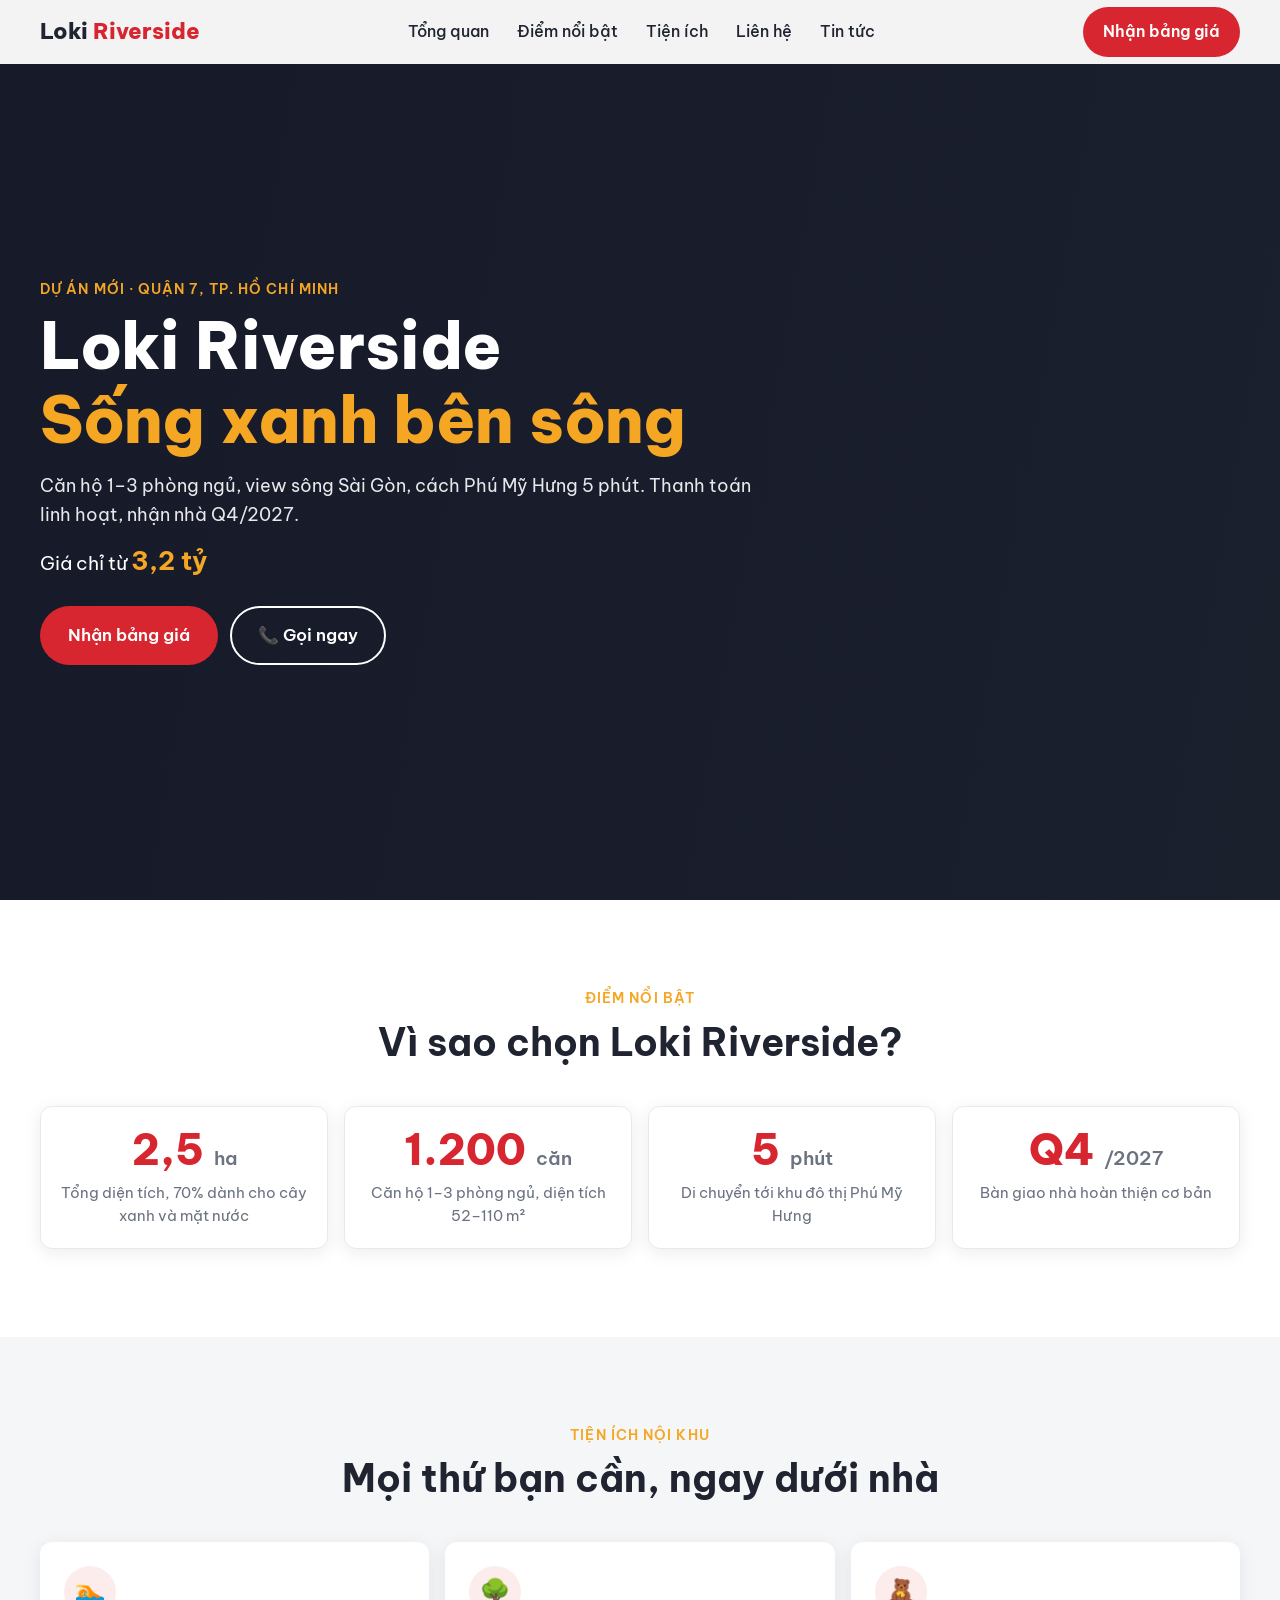
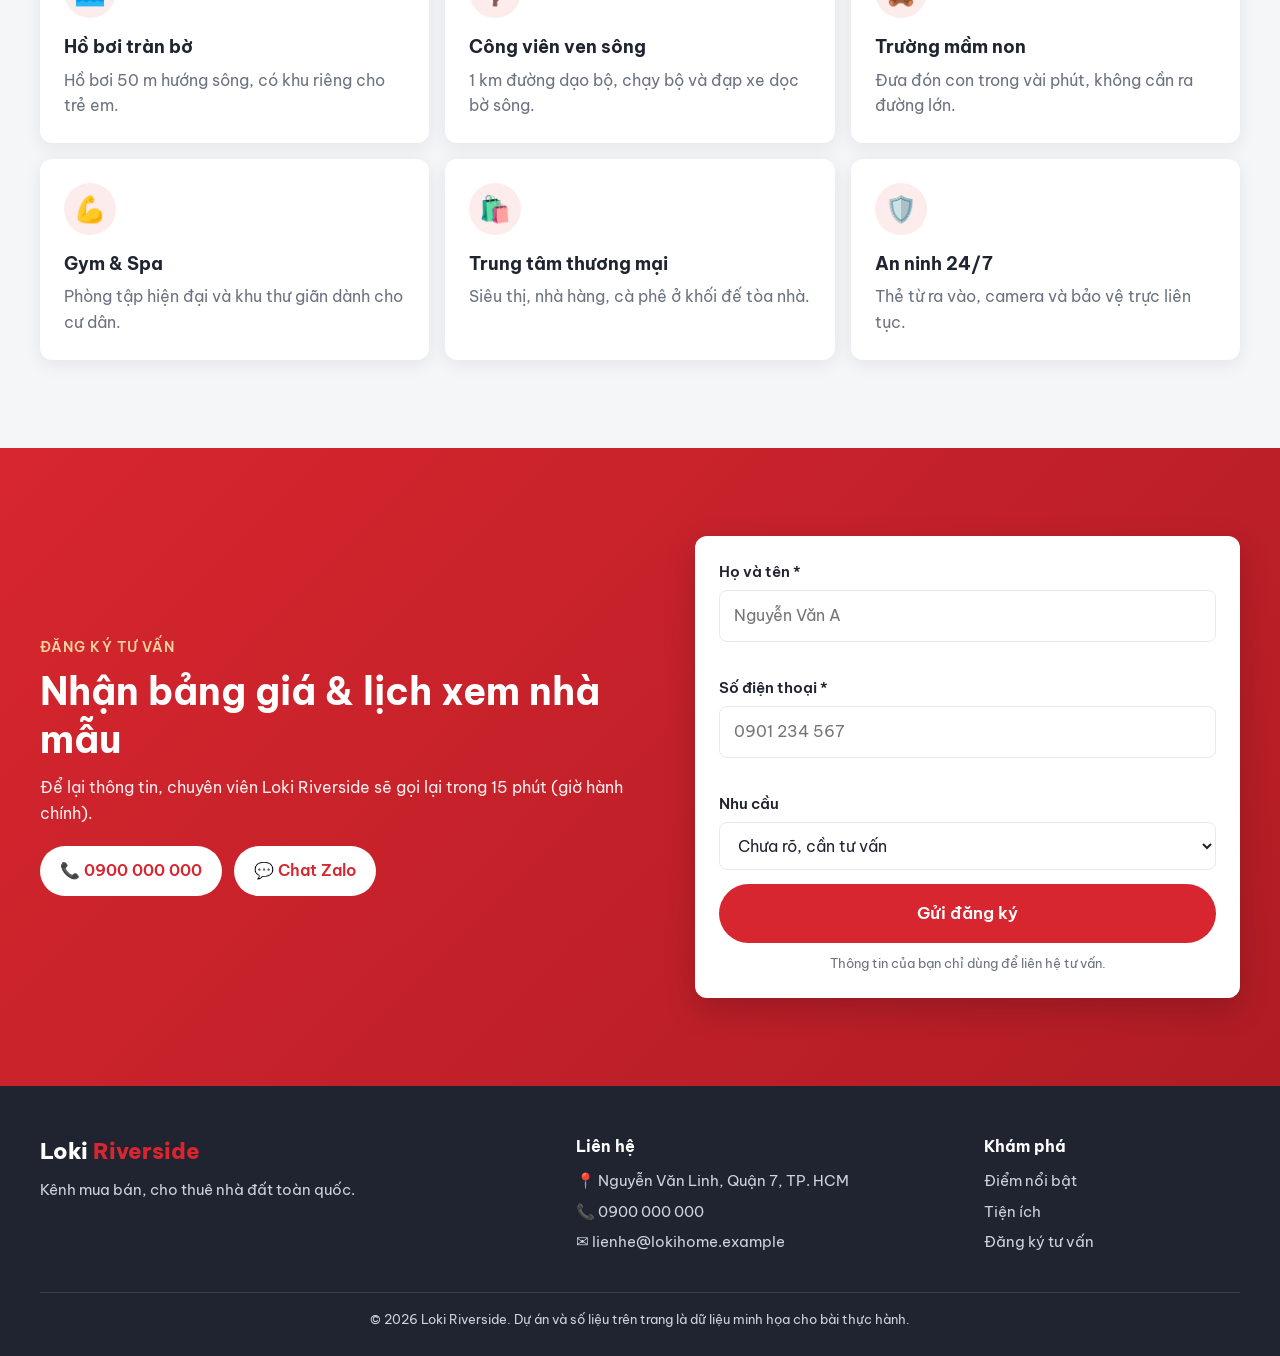
<file: frontend/can-ho-quan-7/index.html>
<!DOCTYPE html>
<!--
  Trang giới thiệu dự án căn hộ Loki Riverside – Quận 7 (dự án HƯ CẤU, số liệu minh họa).
  Gồm 6 khu vực: Header · Hero · Nổi bật · Tiện ích · Liên hệ · Footer.
  Giao diện ở css/style.css, tương tác ở js/main.js.
-->
<html lang="vi">
<head>
  <meta charset="UTF-8" />
  <meta name="viewport" content="width=device-width, initial-scale=1.0" />
  <title>Loki Riverside – Căn hộ ven sông Quận 7</title>
  <meta name="description" content="Loki Riverside: căn hộ ven sông Quận 7, giá từ 3,2 tỷ. Đăng ký nhận bảng giá và lịch xem nhà mẫu." />
  <link rel="preconnect" href="https://fonts.googleapis.com" />
  <link rel="preconnect" href="https://fonts.gstatic.com" crossorigin />
  <link href="https://fonts.googleapis.com/css2?family=Be+Vietnam+Pro:wght@400;500;600;700;800&display=swap" rel="stylesheet" />
  <link rel="stylesheet" href="css/style.css" />
</head>
<body>

  <!-- ===== 1. HEADER: logo, menu, nút CTA. Dính trên đầu trang để luôn bấm được CTA ===== -->
  <header class="site-header" id="siteHeader">
    <div class="container header-inner">
      <a href="#tong-quan" class="logo">Loki <span>Riverside</span></a>

      <nav class="nav" id="nav" aria-label="Menu chính">
        <a href="#tong-quan">Tổng quan</a>
        <a href="#noi-bat">Điểm nổi bật</a>
        <a href="#tien-ich">Tiện ích</a>
        <a href="#lien-he">Liên hệ</a>
        <a href="../tin-tuc/index.html">Tin tức</a>
      </nav>

      <a href="#lien-he" class="btn btn-primary header-cta">Nhận bảng giá</a>

      <!-- Nút ☰ chỉ hiện trên điện thoại; aria-expanded báo cho trình đọc màn hình biết menu đang mở hay đóng -->
      <button class="menu-toggle" id="menuToggle" aria-label="Mở menu" aria-expanded="false" aria-controls="nav">
        <span></span><span></span><span></span>
      </button>
    </div>
  </header>

  <main>
    <!-- ===== 2. HERO: ấn tượng đầu tiên – tên dự án, giá, 2 nút hành động ===== -->
    <section class="hero" id="tong-quan">
      <div class="container hero-content">
        <p class="eyebrow">Dự án mới · Quận 7, TP. Hồ Chí Minh</p>
        <h1>Loki Riverside<br /><span>Sống xanh bên sông</span></h1>
        <p class="hero-desc">Căn hộ 1–3 phòng ngủ, view sông Sài Gòn, cách Phú Mỹ Hưng 5 phút. Thanh toán linh hoạt, nhận nhà Q4/2027.</p>
        <p class="hero-price">Giá chỉ từ <strong>3,2 tỷ</strong></p>
        <div class="hero-actions">
          <a href="#lien-he" class="btn btn-primary btn-lg">Nhận bảng giá</a>
          <a href="tel:0900000000" class="btn btn-outline btn-lg">📞 Gọi ngay</a>
        </div>
      </div>
    </section>

    <!-- ===== 3. NỔI BẬT: 4 con số giúp người xem nắm nhanh quy mô dự án ===== -->
    <section class="section" id="noi-bat">
      <div class="container">
        <div class="section-head reveal">
          <p class="eyebrow">Điểm nổi bật</p>
          <h2>Vì sao chọn Loki Riverside?</h2>
        </div>
        <div class="stats">
          <article class="stat reveal">
            <p class="stat-num">2,5 <small>ha</small></p>
            <p class="stat-label">Tổng diện tích, 70% dành cho cây xanh và mặt nước</p>
          </article>
          <article class="stat reveal">
            <p class="stat-num">1.200 <small>căn</small></p>
            <p class="stat-label">Căn hộ 1–3 phòng ngủ, diện tích 52–110 m²</p>
          </article>
          <article class="stat reveal">
            <p class="stat-num">5 <small>phút</small></p>
            <p class="stat-label">Di chuyển tới khu đô thị Phú Mỹ Hưng</p>
          </article>
          <article class="stat reveal">
            <p class="stat-num">Q4 <small>/2027</small></p>
            <p class="stat-label">Bàn giao nhà hoàn thiện cơ bản</p>
          </article>
        </div>
      </div>
    </section>

    <!-- ===== 4. TIỆN ÍCH: 6 thẻ giá trị sống ===== -->
    <section class="section section-alt" id="tien-ich">
      <div class="container">
        <div class="section-head reveal">
          <p class="eyebrow">Tiện ích nội khu</p>
          <h2>Mọi thứ bạn cần, ngay dưới nhà</h2>
        </div>
        <div class="features">
          <article class="feature reveal">
            <span class="feature-icon" aria-hidden="true">🏊</span>
            <h3>Hồ bơi tràn bờ</h3>
            <p>Hồ bơi 50 m hướng sông, có khu riêng cho trẻ em.</p>
          </article>
          <article class="feature reveal">
            <span class="feature-icon" aria-hidden="true">🌳</span>
            <h3>Công viên ven sông</h3>
            <p>1 km đường dạo bộ, chạy bộ và đạp xe dọc bờ sông.</p>
          </article>
          <article class="feature reveal">
            <span class="feature-icon" aria-hidden="true">🧸</span>
            <h3>Trường mầm non</h3>
            <p>Đưa đón con trong vài phút, không cần ra đường lớn.</p>
          </article>
          <article class="feature reveal">
            <span class="feature-icon" aria-hidden="true">💪</span>
            <h3>Gym &amp; Spa</h3>
            <p>Phòng tập hiện đại và khu thư giãn dành cho cư dân.</p>
          </article>
          <article class="feature reveal">
            <span class="feature-icon" aria-hidden="true">🛍️</span>
            <h3>Trung tâm thương mại</h3>
            <p>Siêu thị, nhà hàng, cà phê ở khối đế tòa nhà.</p>
          </article>
          <article class="feature reveal">
            <span class="feature-icon" aria-hidden="true">🛡️</span>
            <h3>An ninh 24/7</h3>
            <p>Thẻ từ ra vào, camera và bảo vệ trực liên tục.</p>
          </article>
        </div>
      </div>
    </section>

    <!-- ===== 5. LIÊN HỆ: mục tiêu chính của trang – để lại số điện thoại ===== -->
    <section class="section cta" id="lien-he">
      <div class="container cta-grid">
        <div class="cta-text reveal">
          <p class="eyebrow">Đăng ký tư vấn</p>
          <h2>Nhận bảng giá &amp; lịch xem nhà mẫu</h2>
          <p>Để lại thông tin, chuyên viên Loki Riverside sẽ gọi lại trong 15 phút (giờ hành chính).</p>
          <div class="quick-contact">
            <a href="tel:0900000000" class="btn btn-light">📞 0900 000 000</a>
            <a href="https://zalo.me/0900000000" class="btn btn-light" target="_blank" rel="noopener">💬 Chat Zalo</a>
          </div>
        </div>

        <!-- novalidate: tắt thông báo lỗi mặc định của trình duyệt để JS hiện lỗi tiếng Việt ngay dưới ô -->
        <form class="lead-form reveal" id="leadForm" novalidate>
          <div class="field">
            <label for="fullName">Họ và tên *</label>
            <input type="text" id="fullName" name="fullName" placeholder="Nguyễn Văn A" autocomplete="name" />
            <p class="error" id="fullNameError" aria-live="polite"></p>
          </div>
          <div class="field">
            <label for="phone">Số điện thoại *</label>
            <input type="tel" id="phone" name="phone" placeholder="0901 234 567" autocomplete="tel" inputmode="numeric" />
            <p class="error" id="phoneError" aria-live="polite"></p>
          </div>
          <div class="field">
            <label for="need">Nhu cầu</label>
            <select id="need" name="need">
              <option value="">Chưa rõ, cần tư vấn</option>
              <option value="1pn">Căn 1 phòng ngủ</option>
              <option value="2pn">Căn 2 phòng ngủ</option>
              <option value="3pn">Căn 3 phòng ngủ</option>
            </select>
          </div>
          <button type="submit" class="btn btn-primary btn-lg btn-block">Gửi đăng ký</button>
          <p class="form-note">Thông tin của bạn chỉ dùng để liên hệ tư vấn.</p>
        </form>
      </div>
    </section>
  </main>

  <!-- ===== 6. FOOTER ===== -->
  <footer class="site-footer">
    <div class="container footer-grid">
      <div>
        <a href="#tong-quan" class="logo logo-light">Loki <span>Riverside</span></a>
        <p>Kênh mua bán, cho thuê nhà đất toàn quốc.</p>
      </div>
      <div>
        <h3>Liên hệ</h3>
        <p>📍 Nguyễn Văn Linh, Quận 7, TP. HCM</p>
        <p>📞 0900 000 000</p>
        <p>✉️ lienhe@lokihome.example</p>
      </div>
      <div>
        <h3>Khám phá</h3>
        <p><a href="#noi-bat">Điểm nổi bật</a></p>
        <p><a href="#tien-ich">Tiện ích</a></p>
        <p><a href="#lien-he">Đăng ký tư vấn</a></p>
      </div>
    </div>
    <p class="container footer-note">© 2026 Loki Riverside. Dự án và số liệu trên trang là dữ liệu minh họa cho bài thực hành.</p>
  </footer>

  <!-- Thông báo nhỏ (toast) khi gửi form thành công -->
  <div class="toast" id="toast" role="status" aria-live="polite"></div>

  <script src="js/main.js"></script>
</body>
</html>
</file>
<file: frontend/can-ho-quan-7/css/style.css>
/*
  Giao diện trang Loki Riverside – Quận 7.
  Viết theo kiểu mobile-first: style mặc định cho điện thoại, rồi dùng @media (min-width) mở rộng cho màn lớn.
  Màu và kích thước dùng chung đặt thành biến trong :root để đổi thương hiệu chỉ cần sửa 1 chỗ.
*/

/* ===== Biến thương hiệu (theo CLAUDE.md dự án) ===== */
:root {
  --primary: #d7262f;
  --primary-dark: #b01c24;
  --accent: #f5a623;
  --ink: #1f2430;
  --muted: #6b7280;
  --line: #e7e9ee;
  --bg: #ffffff;
  --bg-alt: #f5f6f8;
  --radius: 12px;
  --shadow: 0 4px 18px rgba(20, 24, 40, .08);
  --header-h: 64px;
}

/* ===== Reset cơ bản: bỏ khoảng cách mặc định để các trình duyệt hiển thị giống nhau ===== */
* { box-sizing: border-box; margin: 0; padding: 0; }
html { scroll-behavior: smooth; scroll-padding-top: var(--header-h); } /* chừa chỗ cho header dính khi cuộn tới khu vực */
body { font-family: "Be Vietnam Pro", system-ui, sans-serif; color: var(--ink); background: var(--bg); line-height: 1.6; overflow-x: hidden; }
a { color: inherit; text-decoration: none; }
img { display: block; max-width: 100%; }
button, input, select { font: inherit; }
.container { width: min(1200px, 100% - 32px); margin-inline: auto; } /* luôn chừa 16px mỗi bên trên điện thoại */

/* ===== Nút bấm dùng chung ===== */
.btn { display: inline-flex; align-items: center; justify-content: center; gap: 6px; padding: 10px 18px; border-radius: 999px; border: 2px solid transparent; font-weight: 600; cursor: pointer; transition: background .2s, transform .2s, color .2s; }
.btn:hover { transform: translateY(-2px); }
.btn-primary { background: var(--primary); color: #fff; }
.btn-primary:hover { background: var(--primary-dark); }
.btn-outline { border-color: #fff; color: #fff; }
.btn-outline:hover { background: #fff; color: var(--ink); }
.btn-light { background: #fff; color: var(--primary); }
.btn-lg { padding: 14px 26px; font-size: 1.05rem; }
.btn-block { width: 100%; }
.btn:focus-visible, a:focus-visible, input:focus-visible, select:focus-visible { outline: 3px solid var(--accent); outline-offset: 2px; }

/* ===== 1. Header ===== */
.site-header { position: fixed; inset: 0 0 auto; z-index: 50; height: var(--header-h); background: rgba(255,255,255,.95); transition: box-shadow .3s; }
.site-header.scrolled { box-shadow: var(--shadow); } /* JS thêm class này khi cuộn xuống */
.header-inner { height: 100%; display: flex; align-items: center; justify-content: space-between; gap: 16px; }
.logo { font-size: 1.4rem; font-weight: 800; color: var(--ink); }
.logo span { color: var(--primary); }
.header-cta { display: none; } /* ẩn trên điện thoại cho gọn, hiện lại ở màn lớn */

/* Menu trên điện thoại: trượt xuống dưới header khi mở */
.nav { position: absolute; top: var(--header-h); left: 0; right: 0; background: #fff; display: flex; flex-direction: column; padding: 8px 16px 16px; box-shadow: var(--shadow); transform: translateY(-120%); visibility: hidden; transition: transform .3s, visibility .3s; }
.nav.open { transform: translateY(0); visibility: visible; }
.nav a { padding: 12px 4px; border-bottom: 1px solid var(--line); font-weight: 500; }
.nav a:hover { color: var(--primary); }

/* Nút ☰: 3 gạch biến thành dấu ✕ khi menu mở */
.menu-toggle { width: 44px; height: 44px; display: flex; flex-direction: column; justify-content: center; gap: 5px; padding: 10px; background: none; border: 0; cursor: pointer; }
.menu-toggle span { height: 2px; background: var(--ink); border-radius: 2px; transition: transform .3s, opacity .3s; }
.menu-toggle[aria-expanded="true"] span:nth-child(1) { transform: translateY(7px) rotate(45deg); }
.menu-toggle[aria-expanded="true"] span:nth-child(2) { opacity: 0; }
.menu-toggle[aria-expanded="true"] span:nth-child(3) { transform: translateY(-7px) rotate(-45deg); }

/* ===== 2. Hero ===== */
.hero {
  min-height: 100svh; display: flex; align-items: center; padding: calc(var(--header-h) + 40px) 0 60px; color: #fff;
  /* Lớp phủ tối giúp chữ trắng đọc rõ trên ảnh nền */
  background: linear-gradient(100deg, rgba(20,24,40,.85), rgba(20,24,40,.35)), url("https://images.unsplash.com/photo-1545324418-cc1a3fa10c00?w=1600&q=70") center / cover no-repeat, var(--ink);
}
.hero-content { max-width: 720px; margin-left: max(16px, (100% - 1200px) / 2); }
.eyebrow { font-size: .85rem; font-weight: 600; letter-spacing: .08em; text-transform: uppercase; color: var(--accent); margin-bottom: 8px; }
.hero h1 { font-size: clamp(2.2rem, 7vw, 4rem); line-height: 1.15; font-weight: 800; margin-bottom: 16px; }
.hero h1 span { color: var(--accent); }
.hero-desc { font-size: 1.1rem; opacity: .9; margin-bottom: 12px; }
.hero-price { font-size: 1.2rem; margin-bottom: 24px; }
.hero-price strong { font-size: 1.6rem; color: var(--accent); }
.hero-actions { display: flex; flex-wrap: wrap; gap: 12px; }

/* ===== Khung section dùng chung ===== */
.section { padding: 64px 0; }
.section-alt { background: var(--bg-alt); }
.section-head { text-align: center; max-width: 640px; margin: 0 auto 40px; }
.section-head h2 { font-size: clamp(1.6rem, 4.5vw, 2.4rem); line-height: 1.25; }

/* ===== 3. Nổi bật ===== */
.stats { display: grid; grid-template-columns: repeat(2, 1fr); gap: 16px; }
.stat { background: #fff; border: 1px solid var(--line); border-radius: var(--radius); padding: 20px 16px; text-align: center; box-shadow: var(--shadow); }
.stat-num { font-size: clamp(1.8rem, 6vw, 2.6rem); font-weight: 800; color: var(--primary); line-height: 1.1; }
.stat-num small { font-size: .45em; font-weight: 600; color: var(--muted); }
.stat-label { font-size: .92rem; color: var(--muted); margin-top: 8px; }

/* ===== 4. Tiện ích ===== */
.features { display: grid; grid-template-columns: 1fr; gap: 16px; }
.feature { background: #fff; border-radius: var(--radius); padding: 24px; box-shadow: var(--shadow); transition: transform .25s, box-shadow .25s; }
.feature:hover { transform: translateY(-4px); box-shadow: 0 10px 28px rgba(20,24,40,.12); }
.feature-icon { display: grid; place-items: center; width: 52px; height: 52px; border-radius: 50%; background: #fdecec; font-size: 1.6rem; margin-bottom: 14px; }
.feature h3 { font-size: 1.15rem; margin-bottom: 6px; }
.feature p { color: var(--muted); }

/* ===== 5. Liên hệ ===== */
.cta { background: linear-gradient(135deg, var(--primary), var(--primary-dark)); color: #fff; }
.cta .eyebrow { color: #ffe1a8; }
.cta-grid { display: grid; gap: 32px; align-items: center; }
.cta-text h2 { font-size: clamp(1.6rem, 4.5vw, 2.4rem); line-height: 1.25; margin-bottom: 12px; }
.cta-text p { opacity: .92; }
.quick-contact { display: flex; flex-wrap: wrap; gap: 12px; margin-top: 20px; }

.lead-form { background: #fff; color: var(--ink); border-radius: var(--radius); padding: 24px; box-shadow: 0 12px 32px rgba(0,0,0,.18); }
.field { margin-bottom: 14px; }
.field label { display: block; font-weight: 600; font-size: .95rem; margin-bottom: 6px; }
.field input, .field select { width: 100%; padding: 12px 14px; border: 1.5px solid var(--line); border-radius: 8px; background: #fff; color: var(--ink); transition: border-color .2s; }
.field input:focus, .field select:focus { border-color: var(--primary); outline: none; }
.field.invalid input { border-color: var(--primary); background: #fff6f6; } /* JS thêm class invalid khi ô bị lỗi */
.error { color: var(--primary); font-size: .85rem; min-height: 1.2em; margin-top: 4px; }
.form-note { font-size: .8rem; color: var(--muted); text-align: center; margin-top: 10px; }

/* ===== 6. Footer ===== */
.site-footer { background: var(--ink); color: #cfd3dc; padding: 48px 0 20px; font-size: .95rem; }
.footer-grid { display: grid; gap: 24px; }
.site-footer h3 { color: #fff; font-size: 1rem; margin-bottom: 10px; }
.site-footer p { margin-bottom: 6px; }
.site-footer a:hover { color: #fff; }
.logo-light { color: #fff; display: inline-block; margin-bottom: 8px; }
.footer-note { border-top: 1px solid rgba(255,255,255,.12); margin-top: 32px; padding-top: 16px; font-size: .82rem; text-align: center; }

/* ===== Toast thông báo ===== */
.toast { position: fixed; left: 50%; bottom: 24px; transform: translate(-50%, 150%); background: var(--ink); color: #fff; padding: 12px 20px; border-radius: 10px; box-shadow: var(--shadow); z-index: 100; max-width: calc(100% - 32px); text-align: center; visibility: hidden; transition: transform .3s, visibility .3s; } /* visibility: ẩn hẳn khi không dùng, tránh lộ mép dưới màn hình */
.toast.show { transform: translate(-50%, 0); visibility: visible; }

/* ===== Hiệu ứng hiện dần: JS thêm class .visible khi phần tử lọt vào màn hình ===== */
.reveal { opacity: 0; transform: translateY(24px); transition: opacity .6s ease, transform .6s ease; }
.reveal.visible { opacity: 1; transform: none; }
/* Tôn trọng người dùng tắt hiệu ứng chuyển động trong cài đặt máy */
@media (prefers-reduced-motion: reduce) {
  html { scroll-behavior: auto; }
  .reveal { opacity: 1; transform: none; transition: none; }
}

/* ===== Màn hình vừa (tablet ≥ 768px) ===== */
@media (min-width: 768px) {
  .stats { grid-template-columns: repeat(4, 1fr); }
  .features { grid-template-columns: repeat(2, 1fr); }
  .footer-grid { grid-template-columns: 2fr 1.5fr 1fr; }
  .section { padding: 88px 0; }
}

/* ===== Màn hình lớn (desktop ≥ 1024px): menu hiện ngang, bỏ nút ☰ ===== */
@media (min-width: 1024px) {
  .menu-toggle { display: none; }
  .header-cta { display: inline-flex; }
  .nav { position: static; flex-direction: row; gap: 28px; padding: 0; box-shadow: none; background: none; transform: none; visibility: visible; }
  .nav a { border: 0; padding: 0; }
  .features { grid-template-columns: repeat(3, 1fr); }
  .cta-grid { grid-template-columns: 1.1fr 1fr; gap: 56px; }
}
</file>
